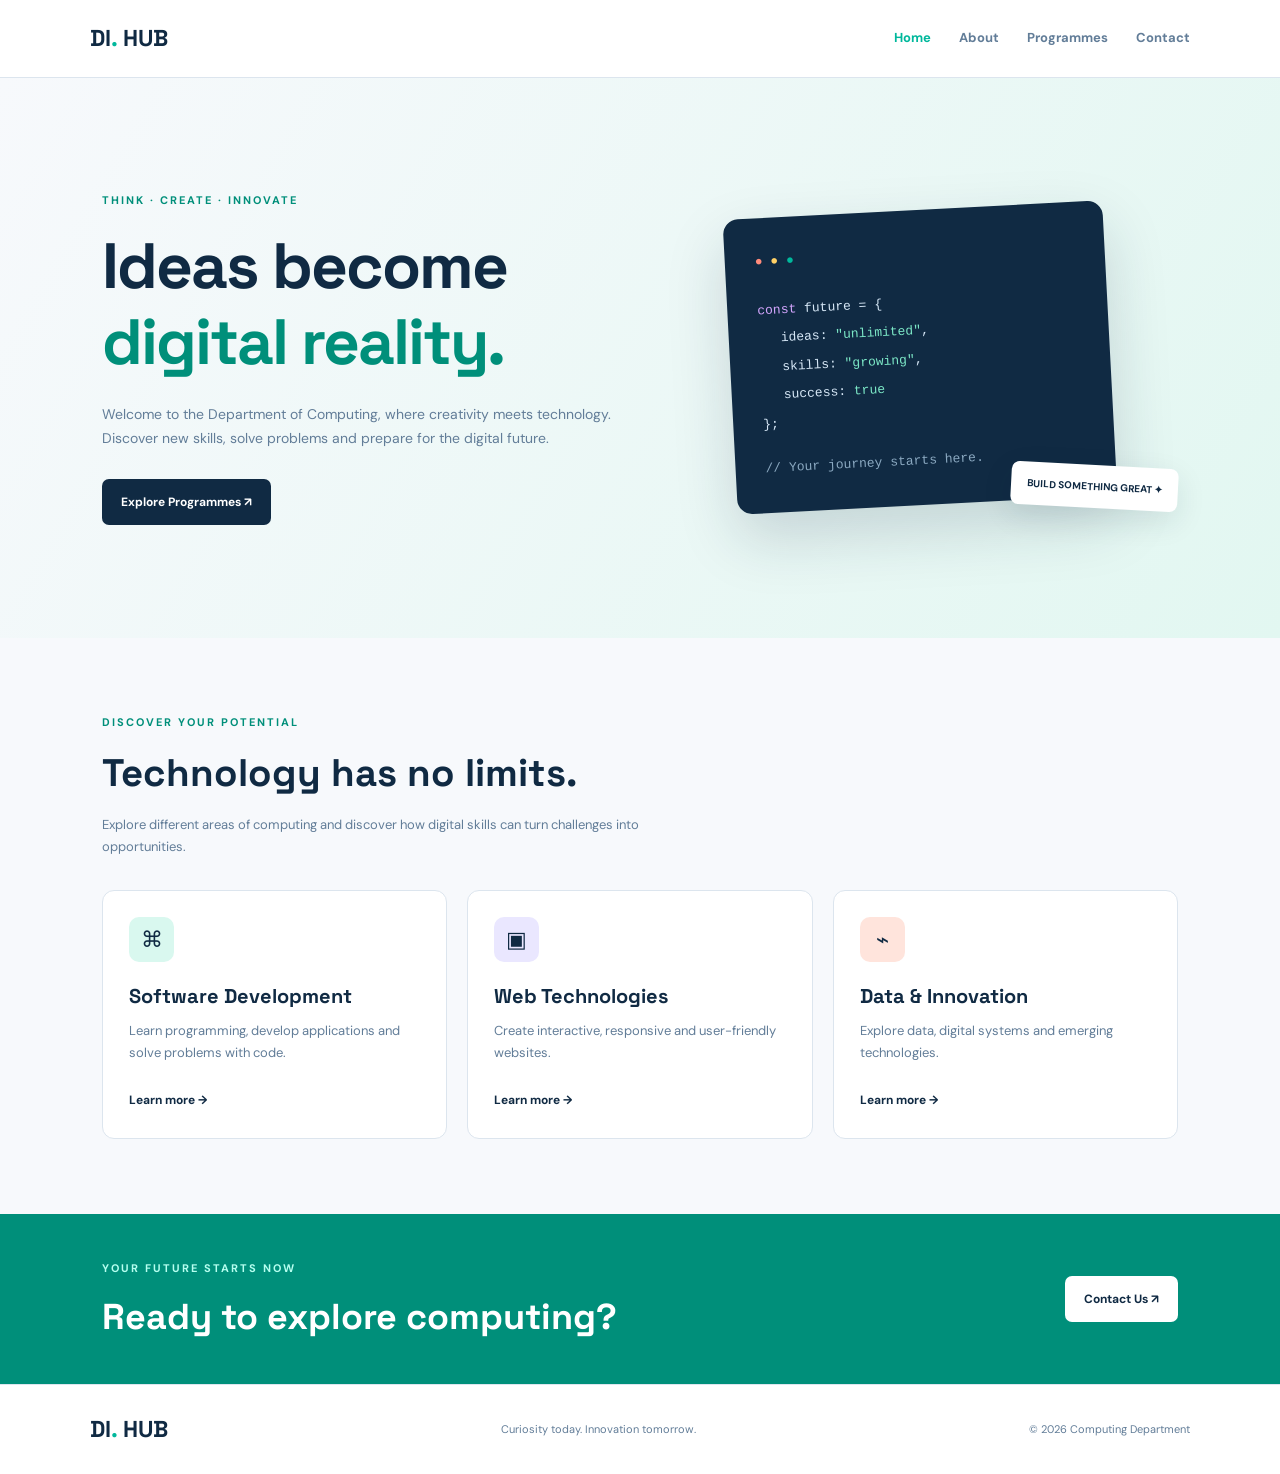
<file: index.html>
<!DOCTYPE html>
<html lang="en">
<head>
    <meta charset="UTF-8">
    <meta name="viewport" content="width=device-width, initial-scale=1.0">
    <title>Digital Innovation | Home</title>
    <link rel="stylesheet" href="style.css">
    <script src="script.js" defer></script>
</head>
<body>
    <header>
        <a href="index.html" class="logo">DI<span>.</span> HUB</a>
        <button id="menuBtn" aria-label="Toggle navigation">☰</button>
        <nav id="navMenu">
            <a class="active" href="index.html">Home</a>
            <a href="about.html">About</a>
            <a href="programmes.html">Programmes</a>
            <a href="contact.html">Contact</a>
        </nav>
    </header>

    <main>
        <section class="hero">
            <div class="hero-text">
                <p class="tagline">THINK · CREATE · INNOVATE</p>
                <h1>Ideas become<br><span>digital reality.</span></h1>
                <p>Welcome to the Department of Computing, where creativity meets technology. Discover new skills, solve problems and prepare for the digital future.</p>
                <a class="btn" href="programmes.html">Explore Programmes ↗</a>
            </div>

            <div class="hero-visual">
                <div class="code-window">
                    <div class="dots">● <span>●</span> <b>●</b></div>
                    <p><span class="purple">const</span> future = {</p>
                    <p class="indent">ideas: <span class="green">"unlimited"</span>,</p>
                    <p class="indent">skills: <span class="green">"growing"</span>,</p>
                    <p class="indent">success: <span class="green">true</span></p>
                    <p>};</p>
                    <p class="comment">// Your journey starts here.</p>
                </div>
                <div class="floating-label">BUILD SOMETHING GREAT ✦</div>
            </div>
        </section>

        <section class="intro section">
            <p class="tagline">DISCOVER YOUR POTENTIAL</p>
            <h2>Technology has no limits.</h2>
            <p class="intro-text">Explore different areas of computing and discover how digital skills can turn challenges into opportunities.</p>

            <div class="cards">
                <article class="card">
                    <div class="icon">⌘</div>
                    <h3>Software Development</h3>
                    <p>Learn programming, develop applications and solve problems with code.</p>
                    <a href="programmes.html">Learn more →</a>
                </article>

                <article class="card">
                    <div class="icon">▣</div>
                    <h3>Web Technologies</h3>
                    <p>Create interactive, responsive and user-friendly websites.</p>
                    <a href="programmes.html">Learn more →</a>
                </article>

                <article class="card">
                    <div class="icon">⌁</div>
                    <h3>Data & Innovation</h3>
                    <p>Explore data, digital systems and emerging technologies.</p>
                    <a href="programmes.html">Learn more →</a>
                </article>
            </div>
        </section>

        <section class="banner">
            <div>
                <p class="tagline">YOUR FUTURE STARTS NOW</p>
                <h2>Ready to explore computing?</h2>
            </div>
            <a class="btn light-btn" href="contact.html">Contact Us ↗</a>
        </section>
    </main>

    <footer>
        <a href="index.html" class="logo">DI<span>.</span> HUB</a>
        <p>Curiosity today. Innovation tomorrow.</p>
        <p>© <span id="year"></span> Computing Department</p>
    </footer>
</body>
</html>
</file>
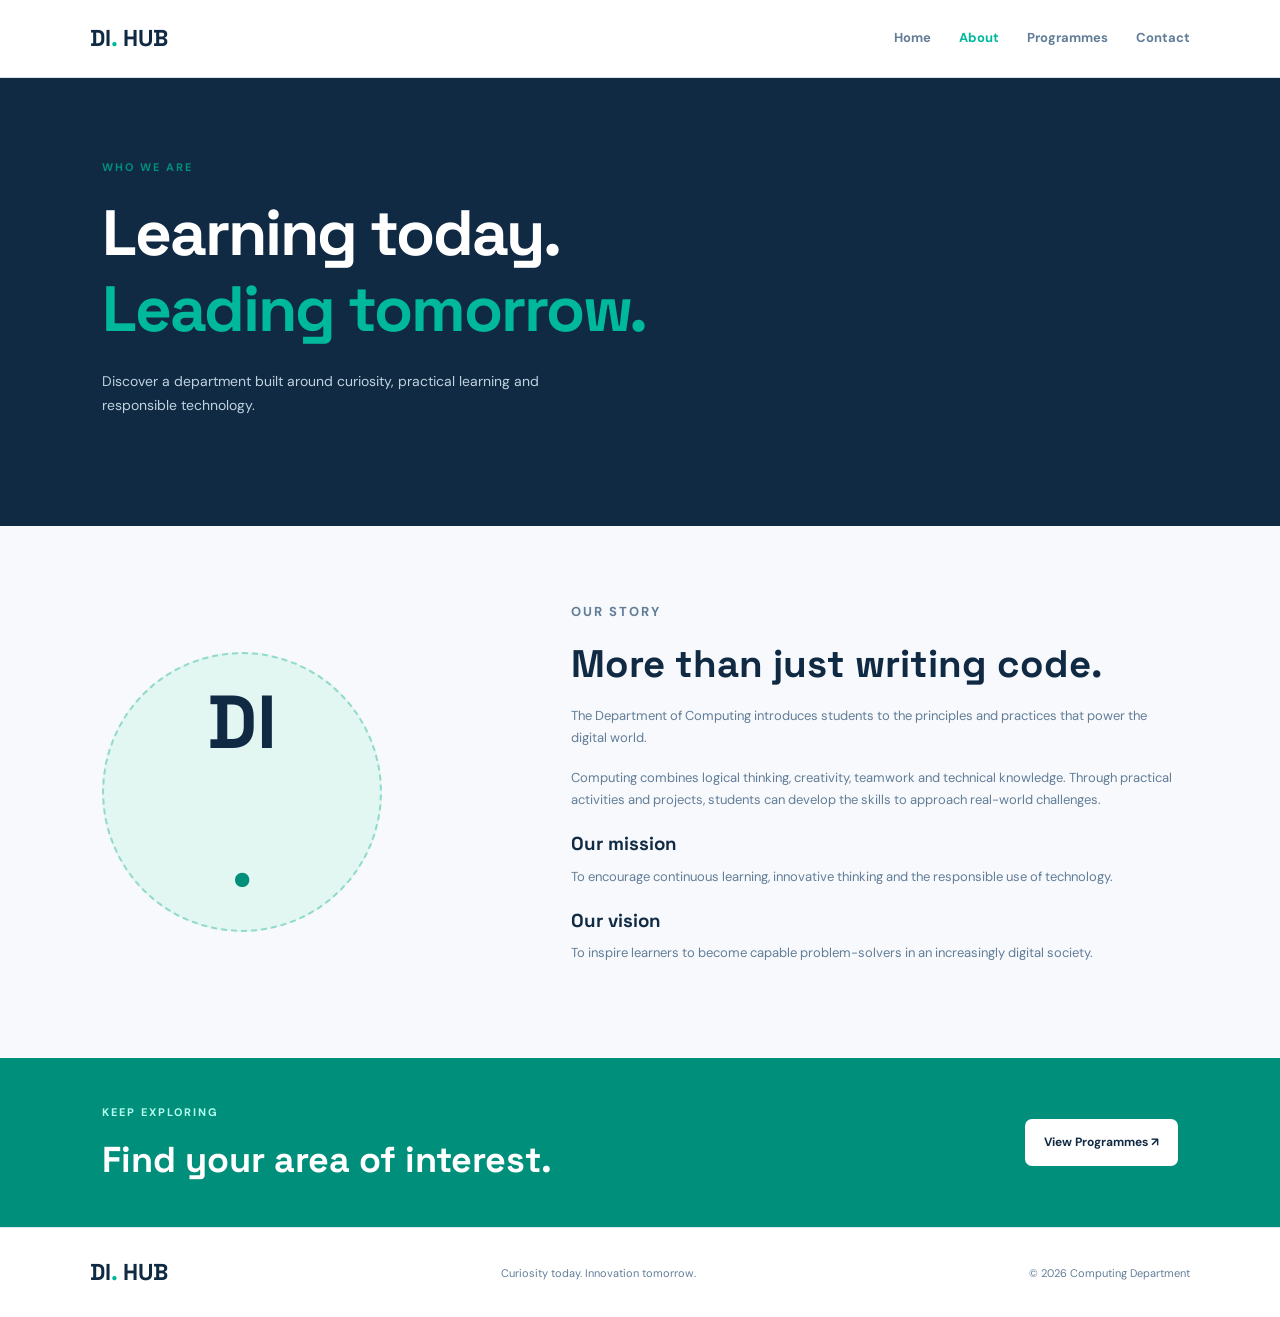
<file: about.html>
<!DOCTYPE html>
<html lang="en">
<head>
    <meta charset="UTF-8">
    <meta name="viewport" content="width=device-width, initial-scale=1.0">
    <title>About | Digital Innovation</title>
    <link rel="stylesheet" href="style.css">
    <script src="script.js" defer></script>
</head>
<body>
    <header>
        <a href="index.html" class="logo">DI<span>.</span> HUB</a>
        <button id="menuBtn" aria-label="Toggle navigation">☰</button>
        <nav id="navMenu">
            <a href="index.html">Home</a>
            <a class="active" href="about.html">About</a>
            <a href="programmes.html">Programmes</a>
            <a href="contact.html">Contact</a>
        </nav>
    </header>

    <main>
        <section class="page-hero">
            <p class="tagline">WHO WE ARE</p>
            <h1>Learning today.<br><span>Leading tomorrow.</span></h1>
            <p>Discover a department built around curiosity, practical learning and responsible technology.</p>
        </section>

        <section class="section about-layout">
            <div class="about-symbol">DI<span>.</span></div>

            <div>
                <p class="tagline">OUR STORY</p>
                <h2>More than just writing code.</h2>
                <p>The Department of Computing introduces students to the principles and practices that power the digital world.</p>
                <p>Computing combines logical thinking, creativity, teamwork and technical knowledge. Through practical activities and projects, students can develop the skills to approach real-world challenges.</p>

                <h3>Our mission</h3>
                <p>To encourage continuous learning, innovative thinking and the responsible use of technology.</p>

                <h3>Our vision</h3>
                <p>To inspire learners to become capable problem-solvers in an increasingly digital society.</p>
            </div>
        </section>

        <section class="banner">
            <div>
                <p class="tagline">KEEP EXPLORING</p>
                <h2>Find your area of interest.</h2>
            </div>
            <a class="btn light-btn" href="programmes.html">View Programmes ↗</a>
        </section>
    </main>

    <footer>
        <a href="index.html" class="logo">DI<span>.</span> HUB</a>
        <p>Curiosity today. Innovation tomorrow.</p>
        <p>© <span id="year"></span> Computing Department</p>
    </footer>
</body>
</html>
</file>
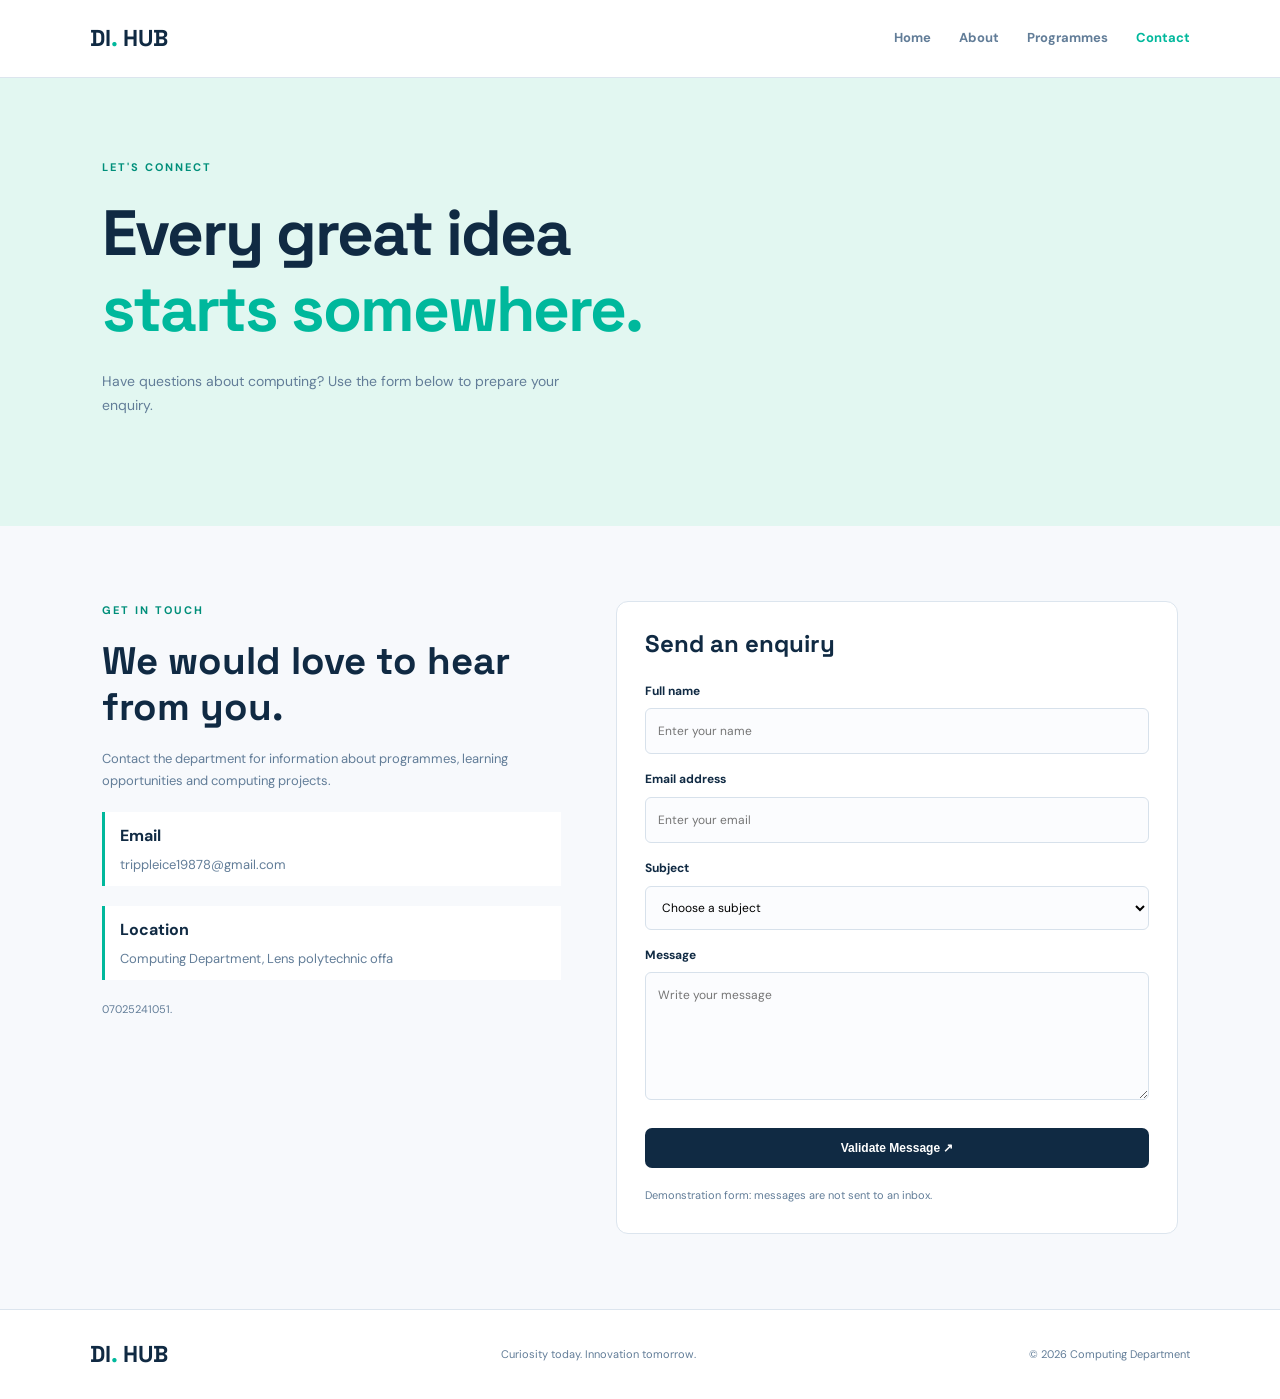
<file: contact.html>
<!DOCTYPE html>
<html lang="en">
<head>
    <meta charset="UTF-8">
    <meta name="viewport" content="width=device-width, initial-scale=1.0">
    <title>Contact | Digital Innovation</title>
    <link rel="stylesheet" href="style.css">
    <script src="script.js" defer></script>
</head>
<body>
    <header>
        <a href="index.html" class="logo">DI<span>.</span> HUB</a>
        <button id="menuBtn" aria-label="Toggle navigation">☰</button>
        <nav id="navMenu">
            <a href="index.html">Home</a>
            <a href="about.html">About</a>
            <a href="programmes.html">Programmes</a>
            <a class="active" href="contact.html">Contact</a>
        </nav>
    </header>

    <main>
        <section class="page-hero contact-hero">
            <p class="tagline">LET'S CONNECT</p>
            <h1>Every great idea<br><span>starts somewhere.</span></h1>
            <p>Have questions about computing? Use the form below to prepare your enquiry.</p>
        </section>

        <section class="section contact-layout">
            <div>
                <p class="tagline">GET IN TOUCH</p>
                <h2>We would love to hear from you.</h2>
                <p>Contact the department for information about programmes, learning opportunities and computing projects.</p>
                <div class="contact-detail">
                    <strong>Email</strong>
                    <p>trippleice19878@gmail.com</p>
                </div>
                <div class="contact-detail">
                    <strong>Location</strong>
                    <p>Computing Department, Lens polytechnic offa</p>
                </div>
                <p class="notice">07025241051.</p>
            </div>

            <form id="contactForm" class="contact-form" novalidate>
                <h3>Send an enquiry</h3>

                <label for="name">Full name</label>
                <input id="name" name="name" type="text" placeholder="Enter your name" required>
                <small class="error"></small>

                <label for="email">Email address</label>
                <input id="email" name="email" type="email" placeholder="Enter your email" required>
                <small class="error"></small>

                <label for="subject">Subject</label>
                <select id="subject" name="subject" required>
                    <option value="">Choose a subject</option>
                    <option>Programmes</option>
                    <option>Admissions</option>
                    <option>General enquiry</option>
                </select>
                <small class="error"></small>

                <label for="message">Message</label>
                <textarea id="message" name="message" rows="5" placeholder="Write your message" required></textarea>
                <small class="error"></small>

                <button class="btn" type="submit">Validate Message ↗</button>
                <p id="formStatus" role="status" aria-live="polite"></p>
                <p class="notice">Demonstration form: messages are not sent to an inbox.</p>
            </form>
        </section>
    </main>

    <footer>
        <a href="index.html" class="logo">DI<span>.</span> HUB</a>
        <p>Curiosity today. Innovation tomorrow.</p>
        <p>© <span id="year"></span> Computing Department</p>
    </footer>
</body>
</html>
</file>
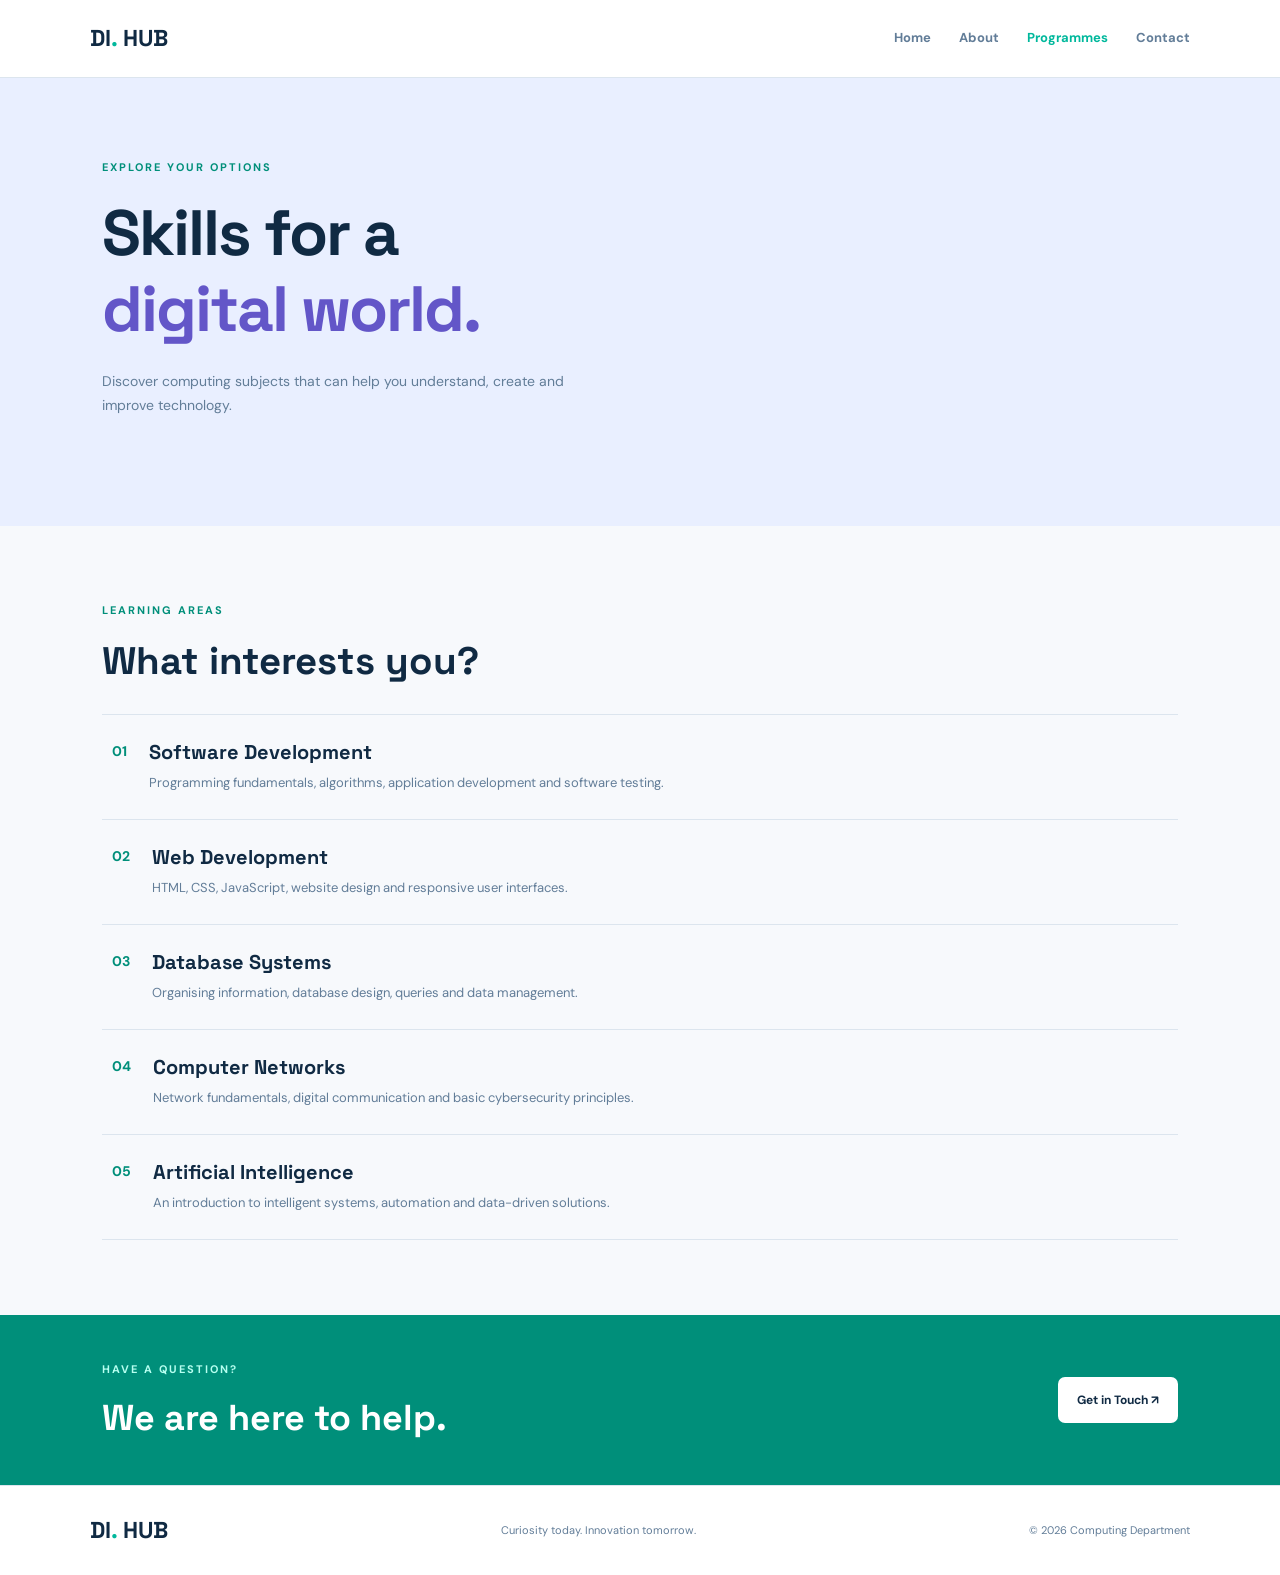
<file: programmes.html>
<!DOCTYPE html>
<html lang="en">
<head>
    <meta charset="UTF-8">
    <meta name="viewport" content="width=device-width, initial-scale=1.0">
    <title>Programmes | Digital Innovation</title>
    <link rel="stylesheet" href="style.css">
    <script src="script.js" defer></script>
</head>
<body>
    <header>
        <a href="index.html" class="logo">DI<span>.</span> HUB</a>
        <button id="menuBtn" aria-label="Toggle navigation">☰</button>
        <nav id="navMenu">
            <a href="index.html">Home</a>
            <a href="about.html">About</a>
            <a class="active" href="programmes.html">Programmes</a>
            <a href="contact.html">Contact</a>
        </nav>
    </header>

    <main>
        <section class="page-hero programme-hero">
            <p class="tagline">EXPLORE YOUR OPTIONS</p>
            <h1>Skills for a<br><span>digital world.</span></h1>
            <p>Discover computing subjects that can help you understand, create and improve technology.</p>
        </section>

        <section class="section">
            <p class="tagline">LEARNING AREAS</p>
            <h2>What interests you?</h2>

            <div class="programme-list">
                <article class="programme-item">
                    <span class="number">01</span>
                    <div>
                        <h3>Software Development</h3>
                        <p>Programming fundamentals, algorithms, application development and software testing.</p>
                    </div>
                </article>

                <article class="programme-item">
                    <span class="number">02</span>
                    <div>
                        <h3>Web Development</h3>
                        <p>HTML, CSS, JavaScript, website design and responsive user interfaces.</p>
                    </div>
                </article>

                <article class="programme-item">
                    <span class="number">03</span>
                    <div>
                        <h3>Database Systems</h3>
                        <p>Organising information, database design, queries and data management.</p>
                    </div>
                </article>

                <article class="programme-item">
                    <span class="number">04</span>
                    <div>
                        <h3>Computer Networks</h3>
                        <p>Network fundamentals, digital communication and basic cybersecurity principles.</p>
                    </div>
                </article>

                <article class="programme-item">
                    <span class="number">05</span>
                    <div>
                        <h3>Artificial Intelligence</h3>
                        <p>An introduction to intelligent systems, automation and data-driven solutions.</p>
                    </div>
                </article>
            </div>
        </section>

        <section class="banner">
            <div>
                <p class="tagline">HAVE A QUESTION?</p>
                <h2>We are here to help.</h2>
            </div>
            <a class="btn light-btn" href="contact.html">Get in Touch ↗</a>
        </section>
    </main>

    <footer>
        <a href="index.html" class="logo">DI<span>.</span> HUB</a>
        <p>Curiosity today. Innovation tomorrow.</p>
        <p>© <span id="year"></span> Computing Department</p>
    </footer>
</body>
</html>
</file>
<file: style.css>
@import url('https://fonts.googleapis.com/css2?family=DM+Sans:wght@400;500;600;700&family=Space+Grotesk:wght@400;500;600;700&display=swap');

:root {
    --navy: #102a43;
    --teal: #00b89c;
    --muted: #627d98;
    --background: #f7f9fc;
    --white: #ffffff;
    --border: #dce5ee;
}

* {
    box-sizing: border-box;
    margin: 0;
    padding: 0;
}

body {
    font-family: 'DM Sans', sans-serif;
    background: var(--background);
    color: var(--navy);
    line-height: 1.7;
}

a {
    text-decoration: none;
    color: inherit;
}

header {
    min-height: 78px;
    background: white;
    display: flex;
    align-items: center;
    justify-content: space-between;
    padding: 16px 7%;
    border-bottom: 1px solid var(--border);
    position: sticky;
    top: 0;
    z-index: 10;
}

.logo {
    font-family: 'Space Grotesk', sans-serif;
    font-size: 23px;
    font-weight: 700;
}

.logo span {
    color: var(--teal);
}

nav {
    display: flex;
    align-items: center;
    gap: 28px;
}

nav a {
    font-size: 13px;
    font-weight: 700;
    color: var(--muted);
}

nav a:hover,
nav a.active {
    color: var(--teal);
}

#menuBtn {
    display: none;
    background: none;
    border: none;
    font-size: 25px;
    cursor: pointer;
    color: var(--navy);
}

.hero {
    display: grid;
    grid-template-columns: 1fr 1fr;
    gap: 45px;
    align-items: center;
    padding: 85px 8%;
    background: linear-gradient(120deg, #f7f9fc, #e2f7f1);
    min-height: 560px;
}

.tagline {
    color: #008f7a;
    font-size: 11px;
    font-weight: 700;
    letter-spacing: 2px;
    margin-bottom: 18px;
}

h1, h2, h3 {
    font-family: 'Space Grotesk', sans-serif;
    line-height: 1.2;
}

h1 {
    font-size: clamp(40px, 5vw, 66px);
    letter-spacing: -2px;
    margin-bottom: 22px;
}

h1 span {
    color: #008f7a;
}

.hero-text > p:not(.tagline),
.page-hero > p:not(.tagline) {
    max-width: 510px;
    color: var(--muted);
    font-size: 14px;
    margin-bottom: 28px;
}

.btn {
    display: inline-block;
    background: var(--navy);
    color: white;
    border: none;
    border-radius: 7px;
    padding: 13px 19px;
    font-size: 12px;
    font-weight: 700;
    cursor: pointer;
    transition: .2s;
}

.btn:hover {
    background: #008f7a;
    transform: translateY(-2px);
}

.hero-visual {
    position: relative;
    min-height: 330px;
    display: grid;
    place-items: center;
}

.code-window {
    background: var(--navy);
    color: #d7e8f7;
    padding: 30px;
    border-radius: 15px;
    width: min(100%, 380px);
    box-shadow: 0 25px 60px #102a432b;
    font-family: monospace;
    font-size: 13px;
    line-height: 2.2;
    transform: rotate(-3deg);
}

.code-window p {
    margin: 0;
}

.dots {
    color: #ff8b7b;
    margin-bottom: 20px;
}

.dots span {
    color: #ffd166;
}

.dots b {
    color: #00b89c;
}

.purple {
    color: #d5a6ff;
}

.green {
    color: #7ce8c7;
}

.indent {
    padding-left: 22px;
}

.comment {
    color: #8ba9c1;
    margin-top: 15px !important;
}

.floating-label {
    position: absolute;
    bottom: 15px;
    right: 0;
    background: white;
    padding: 13px 16px;
    border-radius: 8px;
    font-size: 10px;
    font-weight: 700;
    box-shadow: 0 10px 30px #102a431c;
    transform: rotate(3deg);
}

.section {
    padding: 75px 8%;
}

.section h2,
.contact-layout h2 {
    font-size: clamp(29px, 3vw, 40px);
    margin-bottom: 18px;
}

.intro-text {
    max-width: 540px;
    color: var(--muted);
    font-size: 13px;
    margin-bottom: 32px;
}

.cards {
    display: grid;
    grid-template-columns: repeat(3, 1fr);
    gap: 20px;
    margin-top: 32px;
}

.card {
    padding: 26px;
    background: white;
    border: 1px solid var(--border);
    border-radius: 12px;
    transition: .2s;
}

.card:hover {
    transform: translateY(-5px);
    box-shadow: 0 15px 35px #102a4310;
}

.icon {
    display: grid;
    place-items: center;
    width: 45px;
    height: 45px;
    border-radius: 10px;
    background: #d9f8ef;
    font-size: 22px;
    margin-bottom: 22px;
}

.card:nth-child(2) .icon {
    background: #eae7ff;
}

.card:nth-child(3) .icon {
    background: #ffe4dc;
}

.card h3 {
    font-size: 20px;
    margin-bottom: 12px;
}

.card p,
.about-layout p,
.contact-layout > div > p:not(.tagline) {
    color: var(--muted);
    font-size: 13px;
    margin-bottom: 18px;
}

.card a {
    display: inline-block;
    font-size: 12px;
    font-weight: 700;
    margin-top: 8px;
}

.banner {
    background: #008f7a;
    color: white;
    padding: 45px 8%;
    display: flex;
    justify-content: space-between;
    align-items: center;
    gap: 25px;
}

.banner .tagline {
    color: #b6fff0;
}

.banner h2 {
    font-size: clamp(26px, 3vw, 36px);
}

.light-btn {
    background: white;
    color: var(--navy);
    white-space: nowrap;
}

.page-hero {
    background: var(--navy);
    color: white;
    padding: 80px 8%;
}

.page-hero h1 span {
    color: var(--teal);
}

.page-hero > p:not(.tagline) {
    color: #c0d2e0;
}

.programme-hero {
    background: #e9efff;
    color: var(--navy);
}

.programme-hero h1 span {
    color: #6356c8;
}

.programme-hero > p:not(.tagline) {
    color: var(--muted);
}

.about-layout {
    display: grid;
    grid-template-columns: .8fr 1.2fr;
    gap: 65px;
    align-items: center;
}

.about-symbol {
    display: grid;
    place-items: center;
    width: min(280px, 100%);
    aspect-ratio: 1;
    border: 2px dashed #91d9cb;
    border-radius: 50%;
    background: #e2f7f1;
    font-family: 'Space Grotesk', sans-serif;
    font-size: 75px;
    font-weight: 700;
}

.about-symbol span {
    color: #008f7a;
}

.about-layout h3 {
    margin: 22px 0 10px;
}

.programme-list {
    border-top: 1px solid var(--border);
    margin-top: 30px;
}

.programme-item {
    display: flex;
    align-items: flex-start;
    gap: 22px;
    padding: 25px 10px;
    border-bottom: 1px solid var(--border);
    transition: background .2s;
}

.programme-item:hover {
    background: white;
}

.number {
    font-size: 14px;
    font-weight: 700;
    color: #008f7a;
}

.programme-item h3 {
    margin-bottom: 8px;
    font-size: 20px;
}

.programme-item p {
    color: var(--muted);
    font-size: 13px;
}

.contact-hero {
    background: #e2f7f1;
    color: var(--navy);
}

.contact-hero > p:not(.tagline) {
    color: var(--muted);
}

.contact-layout {
    display: grid;
    grid-template-columns: .9fr 1.1fr;
    gap: 55px;
    align-items: start;
}

.contact-detail {
    border-left: 3px solid var(--teal);
    padding: 10px 15px;
    margin: 20px 0;
    background: white;
}

.contact-detail p {
    margin: 5px 0 0;
    color: var(--muted);
    font-size: 13px;
}

.contact-form {
    background: white;
    border: 1px solid var(--border);
    border-radius: 12px;
    padding: 28px;
}

.contact-form h3 {
    font-size: 24px;
    margin-bottom: 22px;
}

.contact-form label {
    display: block;
    font-size: 12px;
    font-weight: 700;
    margin: 15px 0 7px;
}

.contact-form input,
.contact-form select,
.contact-form textarea {
    width: 100%;
    border: 1px solid #d7e1eb;
    background: #fbfcfe;
    border-radius: 6px;
    padding: 12px;
    font: inherit;
    font-size: 12px;
    outline: none;
}

.contact-form input:focus,
.contact-form select:focus,
.contact-form textarea:focus {
    border-color: #008f7a;
}

.contact-form textarea {
    resize: vertical;
}

.contact-form .btn {
    width: 100%;
    margin-top: 20px;
}

.error {
    display: block;
    color: #b42318;
    font-size: 11px;
    min-height: 0;
}

.invalid {
    border-color: #b42318 !important;
}

#formStatus {
    margin-top: 12px;
    font-size: 12px;
    color: #008f7a;
}

.notice {
    font-size: 11px !important;
    color: var(--muted);
    margin-top: 18px;
}

footer {
    display: flex;
    align-items: center;
    justify-content: space-between;
    gap: 20px;
    padding: 25px 7%;
    background: white;
    border-top: 1px solid var(--border);
}

footer p {
    color: var(--muted);
    font-size: 11px;
}

@media (max-width: 760px) {
    header {
        padding: 15px 6%;
    }

    #menuBtn {
        display: block;
    }

    nav {
        display: none;
        position: absolute;
        top: 100%;
        left: 0;
        width: 100%;
        background: white;
        padding: 15px 6% 22px;
        flex-direction: column;
        align-items: stretch;
        gap: 0;
        border-bottom: 1px solid var(--border);
    }

    nav.open {
        display: flex;
    }

    nav a {
        padding: 12px 0;
    }

    .hero {
        grid-template-columns: 1fr;
        padding: 60px 6%;
    }

    .hero-visual {
        min-height: 300px;
    }

    .cards {
        grid-template-columns: 1fr;
    }

    .section {
        padding: 55px 6%;
    }

    .page-hero {
        padding: 60px 6%;
    }

    .about-layout,
    .contact-layout {
        grid-template-columns: 1fr;
        gap: 35px;
    }

    .about-symbol {
        width: 210px;
        margin: 0 auto;
    }

    .banner {
        padding: 35px 6%;
        align-items: flex-start;
        flex-direction: column;
    }

    footer {
        align-items: flex-start;
        flex-direction: column;
        gap: 10px;
        padding: 25px 6%;
    }
}
</file>
